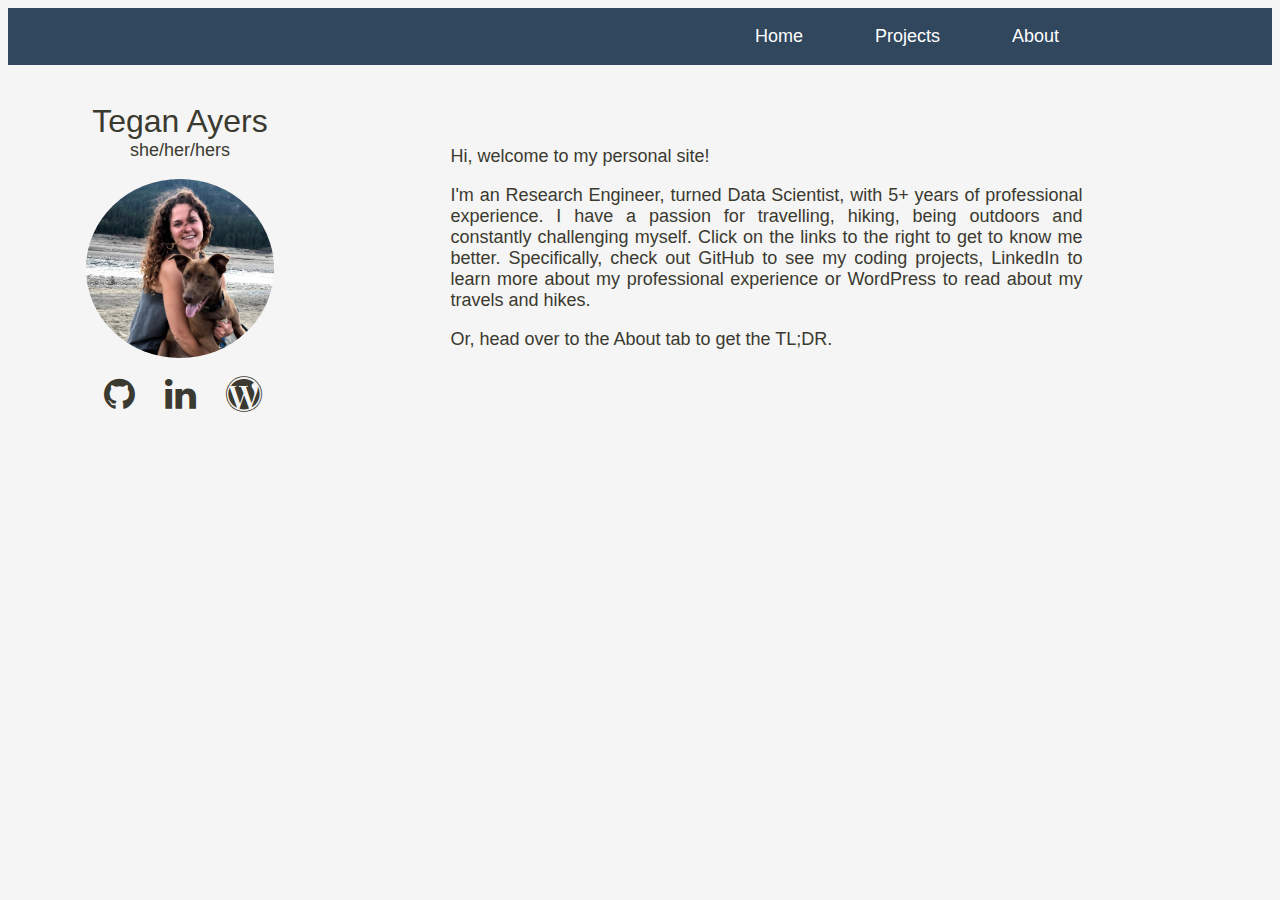
<file: index.html>
<!DOCTYPE html>
<html lang="en">

    <!-- site metadata -->
    <head>
        <meta charset="utf-8"> 
        <meta name="viewport" content="width=device-width, initial-scale=1.0">
        <link rel="stylesheet" href="https://cdnjs.cloudflare.com/ajax/libs/font-awesome/4.7.0/css/font-awesome.min.css">
        <link rel="stylesheet" href="styles.css">
        <title>Tegan Ayers Personal Website</title>
    </head>

    <!-- main site content -->
    <body class="background">

        <!-- top navigation bar -->
        <div class="topnav">
            <a href="./about.html" style="margin-right: 14%">About</a>
            <a href="./projects.html">Projects</a>
            <a href="index.html">Home</a>
        </div>

        <!-- create two columns for body -->
        <div class="container">

            <!-- left column -->
            <div class="column left" id="home">
                <p class="intro-title">Tegan Ayers</p>
                <p class="intro-tagline">she/her/hers</p>
                <img class="intro-image" src="cora.jpg" alt="picture of Tegan">
                <br>
                <a href="https://github.com/Tegan-Ayers" target="_blank" class="fa fa-github"></a>
                <a href="https://www.linkedin.com/in/teganayers/" target="_blank" class="fa fa-linkedin"></a>
                <a href="https://thetrailleader.wordpress.com/" target="_blank" class="fa fa-wordpress"></a>
            </div>

            <!-- right column -->
            <div class="column right">
                <p>Hi, welcome to my personal site!</p>
                <p>I'm an Research Engineer, turned Data Scientist, with 5+ years of professional experience. 
                    I have a passion for travelling, hiking, being outdoors and constantly challenging myself.
                    Click on the links to the right to get to know me better. Specifically, check out GitHub to see my coding projects, 
                    LinkedIn to learn more about my professional experience or WordPress to read about my travels and hikes.</p>
                <p>Or, head over to the About tab to get the TL;DR.</p>
            </div>
        </div>
    
    </body>

</html>
</file>
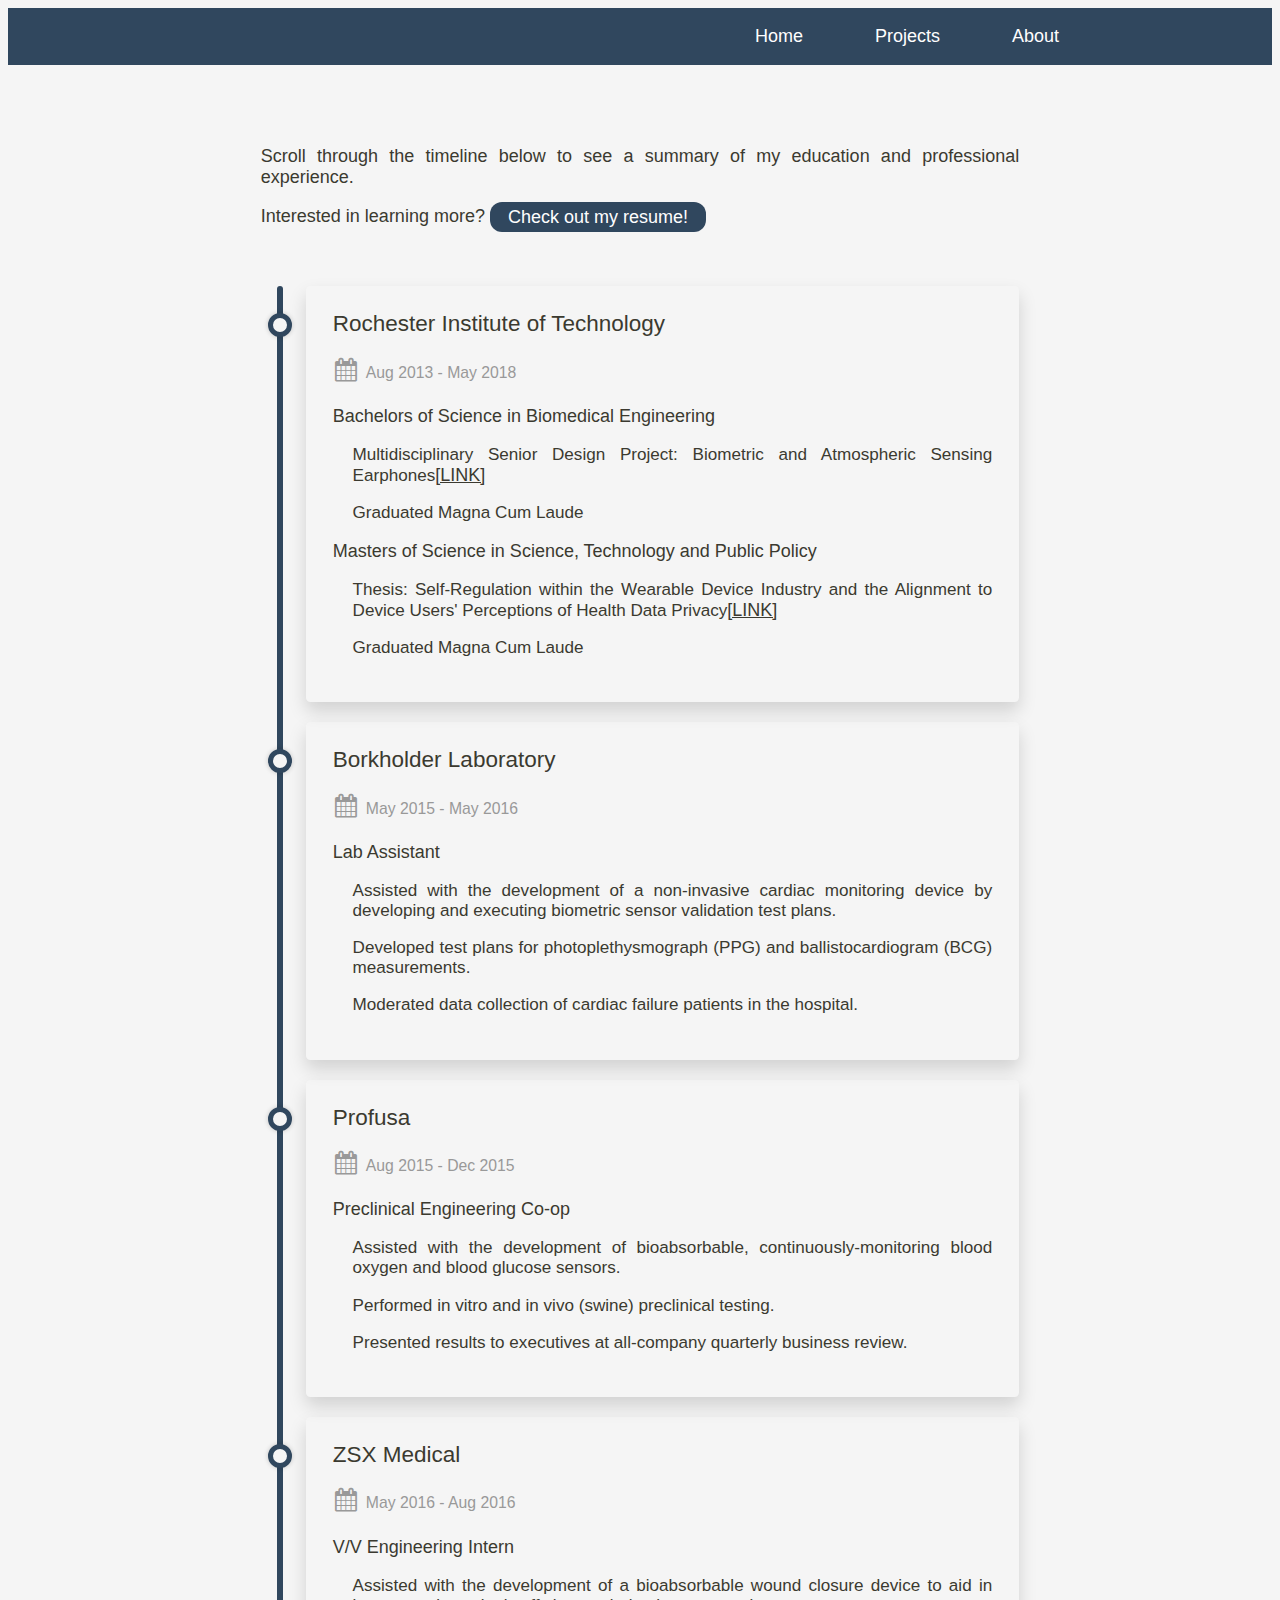
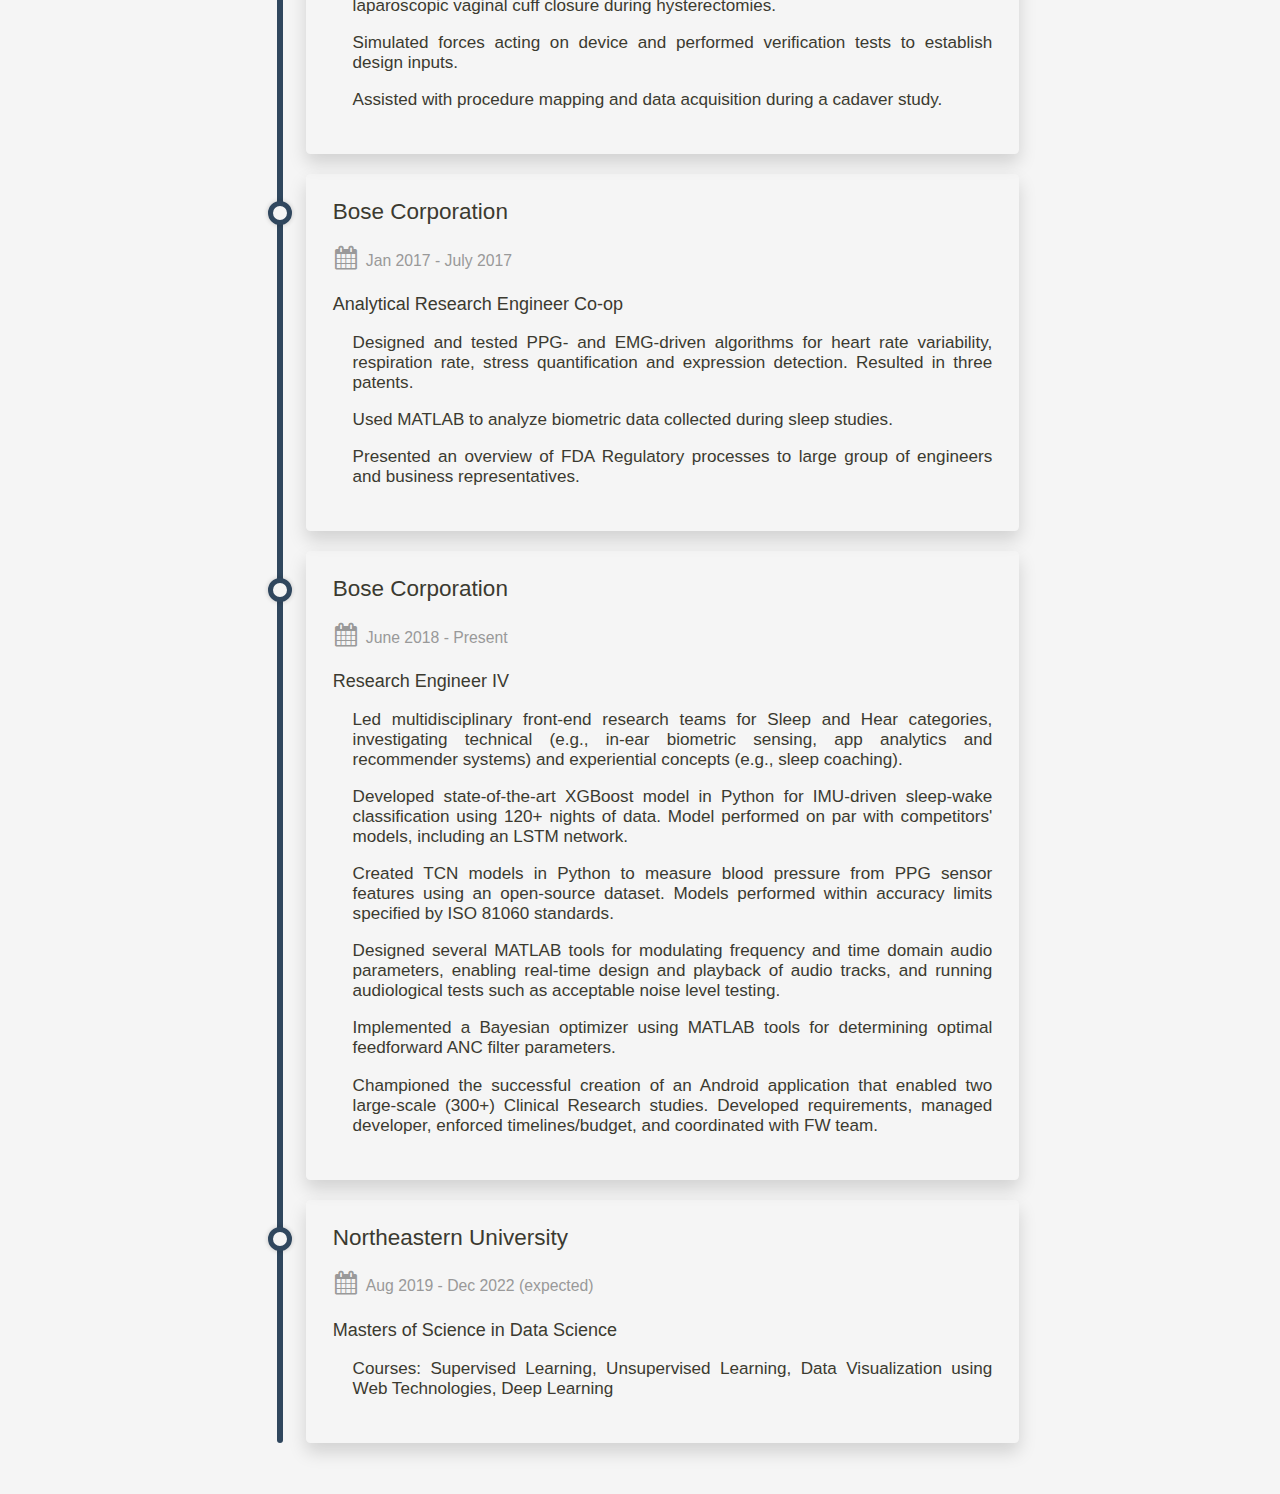
<file: about.html>
<!DOCTYPE html>
<html lang="en">

    <!-- site metadata -->
    <head>
        <meta charset="utf-8"> 
        <meta name="viewport" content="width=device-width, initial-scale=1.0">
        <link rel="stylesheet" href="https://cdnjs.cloudflare.com/ajax/libs/font-awesome/4.7.0/css/font-awesome.min.css">
        <link rel="stylesheet" href="styles.css">
        <title>Tegan Ayers Personal Website</title>
    </head>

    <!-- Bootstrap core CSS -->
    <!-- <link href="bootstrap.min.css" rel="stylesheet"> -->

    <!-- main site content -->
    <body class="background">

        <!-- top navigation bar -->
        <div class="topnav">
            <a href="./about.html" style="margin-right: 14%">About</a>
            <a href="./projects.html">Projects</a>
            <a href="index.html">Home</a>
        </div>

        <!-- create two columns for body -->
        <div class="container">

            <!-- center column -->
            <div class="column center-timeline">
                
                <p>Scroll through the timeline below to see a summary of my education and professional experience.</p>
                <p>Interested in learning more? <a class=button href="./Ayers_Resume_2022.pdf" target="_blank">Check out my resume!</a></p>
                <br>

                <ul class="timeline">
                    <li class="timeline-item bg-white rounded ml-3 p-4 shadow">
                        <h2 class="timeline-item-title">Rochester Institute of Technology</h2><span class="date"><i class="fa fa-calendar fa-2x mr-1"></i>Aug 2013 - May 2018</span>
                        <p>Bachelors of Science in Biomedical Engineering</p>
                        <p class="timeline-item-description">Multidisciplinary Senior Design Project: Biometric and Atmospheric Sensing Earphones<a target="_blank" href="https://docs.google.com/presentation/d/17LnflnWTkcFgQxY9PjfWrOYPBY85kchzd0jIOVq84MY/edit?usp=sharing">[LINK]</a></p>
                        <p class="timeline-item-description">Graduated Magna Cum Laude</p>
                        <p>Masters of Science in Science, Technology and Public Policy</p>
                        <p class="timeline-item-description">Thesis: Self-Regulation within the Wearable Device Industry and the Alignment to Device Users' Perceptions of Health Data Privacy<a target="_blank" href="https://scholarworks.rit.edu/theses/9763/">[LINK]</a></p>
                        <p class="timeline-item-description">Graduated Magna Cum Laude</p>
                    </li>
                    <li class="timeline-item bg-white rounded ml-3 p-4 shadow">
                        <h2 class="timeline-item-title">Borkholder Laboratory</h2><span class="date"><i class="fa fa-calendar fa-2x mr-1"></i>May 2015 - May 2016</span>
                        <p>Lab Assistant</p>
                        <p class="timeline-item-description">Assisted with the development of a non-invasive cardiac monitoring device by developing and executing biometric sensor validation test plans.</p>
                        <p class="timeline-item-description">Developed test plans for photoplethysmograph (PPG) and ballistocardiogram (BCG) measurements.</p>
                        <p class="timeline-item-description">Moderated data collection of cardiac failure patients in the hospital.</p>
                    </li>
                    <li class="timeline-item bg-white rounded ml-3 p-4 shadow">
                        <h2 class="timeline-item-title">Profusa</h2><span class="date"><i class="fa fa-calendar fa-2x mr-1"></i>Aug 2015 - Dec 2015</span>
                        <p>Preclinical Engineering Co-op</p>
                        <p class="timeline-item-description">Assisted with the development of bioabsorbable, continuously-monitoring blood oxygen and blood glucose sensors.</p>
                        <p class="timeline-item-description">Performed in vitro and in vivo (swine) preclinical testing.</p>
                        <p class="timeline-item-description">Presented results to executives at all-company quarterly business review.</p>
                    </li>
                    <li class="timeline-item bg-white rounded ml-3 p-4 shadow">
                        <h2 class="timeline-item-title">ZSX Medical</h2><span class="date"><i class="fa fa-calendar fa-2x mr-1"></i>May 2016 - Aug 2016</span>
                        <p>V/V Engineering Intern</p>
                        <p class="timeline-item-description">Assisted with the development of a bioabsorbable wound closure device to aid in laparoscopic vaginal cuff closure during hysterectomies.</p>
                        <p class="timeline-item-description">Simulated forces acting on device and performed verification tests to establish design inputs.</p>
                        <p class="timeline-item-description">Assisted with procedure mapping and data acquisition during a cadaver study.</p>
                    </li>
                    <li class="timeline-item bg-white rounded ml-3 p-4 shadow">
                        <h2 class="timeline-item-title">Bose Corporation</h2><span class="date"><i class="fa fa-calendar fa-2x mr-1"></i>Jan 2017 - July 2017</span>
                        <p>Analytical Research Engineer Co-op</p>
                        <p class="timeline-item-description">Designed and tested PPG- and EMG-driven algorithms for heart rate variability, respiration rate, stress quantification and expression detection. Resulted in three patents.</p>
                        <p class="timeline-item-description">Used MATLAB to analyze biometric data collected during sleep studies.</p>
                        <p class="timeline-item-description">Presented an overview of FDA Regulatory processes to large group of engineers and business representatives.</p>
                    </li>
                    <li class="timeline-item bg-white rounded ml-3 p-4 shadow">
                        <h2 class="timeline-item-title">Bose Corporation</h2><span class="date"><i class="fa fa-calendar fa-2x mr-1"></i>June 2018 - Present</span>
                        <p>Research Engineer IV</p>
                        <p class="timeline-item-description">Led multidisciplinary front-end research teams for Sleep and Hear categories, investigating technical (e.g., in-ear biometric sensing, app analytics and recommender systems) and experiential concepts (e.g., sleep coaching).</p>
                        <p class="timeline-item-description">Developed state-of-the-art XGBoost model in Python for IMU-driven sleep-wake classification using 120+ nights of data. Model performed on par with competitors' models, including an LSTM network.</p>
                        <p class="timeline-item-description">Created TCN models in Python to measure blood pressure from PPG sensor features using an open-source dataset. Models performed within accuracy limits specified by ISO 81060 standards.</p>
                        <p class="timeline-item-description">Designed several MATLAB tools for modulating frequency and time domain audio parameters, enabling real-time design and playback of audio tracks, and running audiological tests such as acceptable noise level testing.</p>
                        <p class="timeline-item-description">Implemented a Bayesian optimizer using MATLAB tools for determining optimal feedforward ANC filter parameters.</p>
                        <p class="timeline-item-description">Championed the successful creation of an Android application that enabled two large-scale (300+) Clinical Research studies. Developed requirements, managed developer, enforced timelines/budget, and coordinated with FW team.</p>
                    </li>
                    <li class="timeline-item bg-white rounded ml-3 p-4 shadow">
                        <h2 class="timeline-item-title">Northeastern University</h2><span class="date"><i class="fa fa-calendar fa-2x mr-1"></i>Aug 2019 - Dec 2022 (expected)</span>
                        <p>Masters of Science in Data Science</p>
                        <p class="timeline-item-description">Courses: Supervised Learning, Unsupervised Learning, Data Visualization using Web Technologies, Deep Learning</p>
                    </li>
                </ul>

                <br>
                
            </div>
        </div>
    </body>
</file>
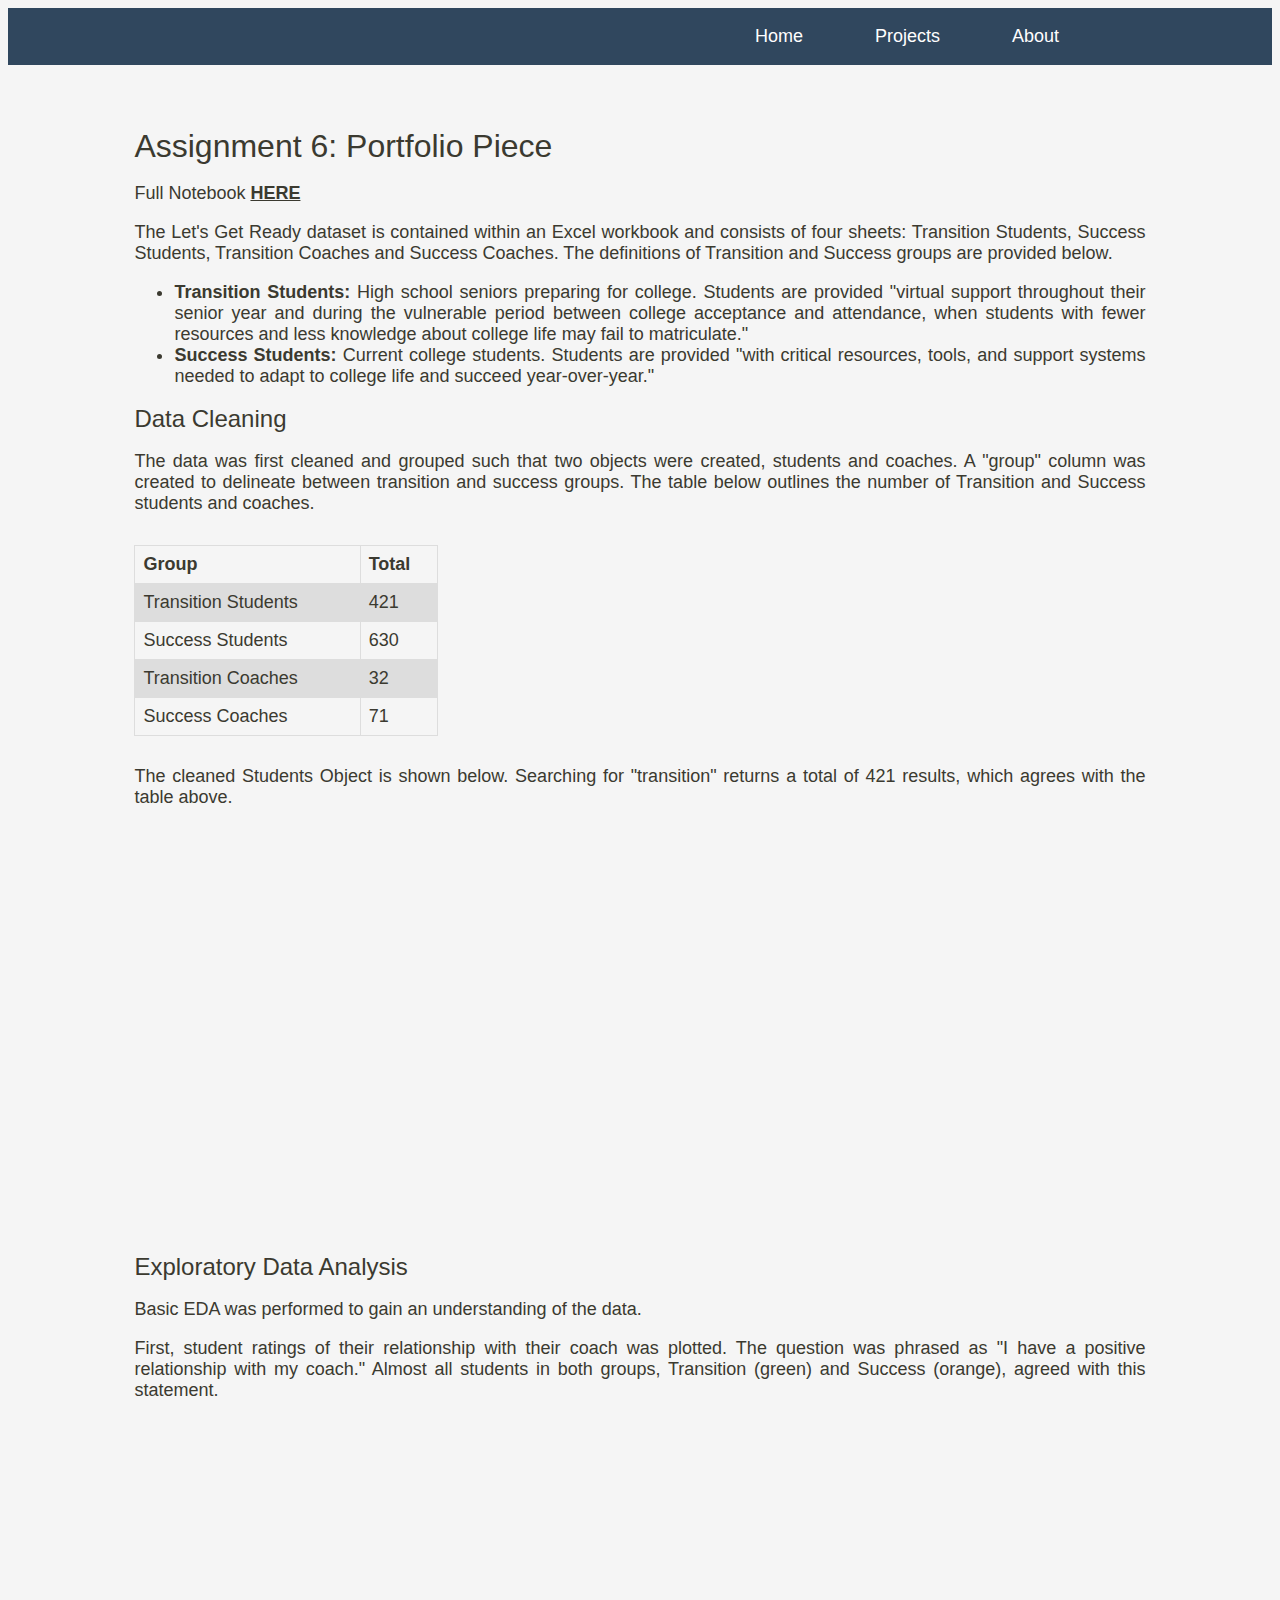
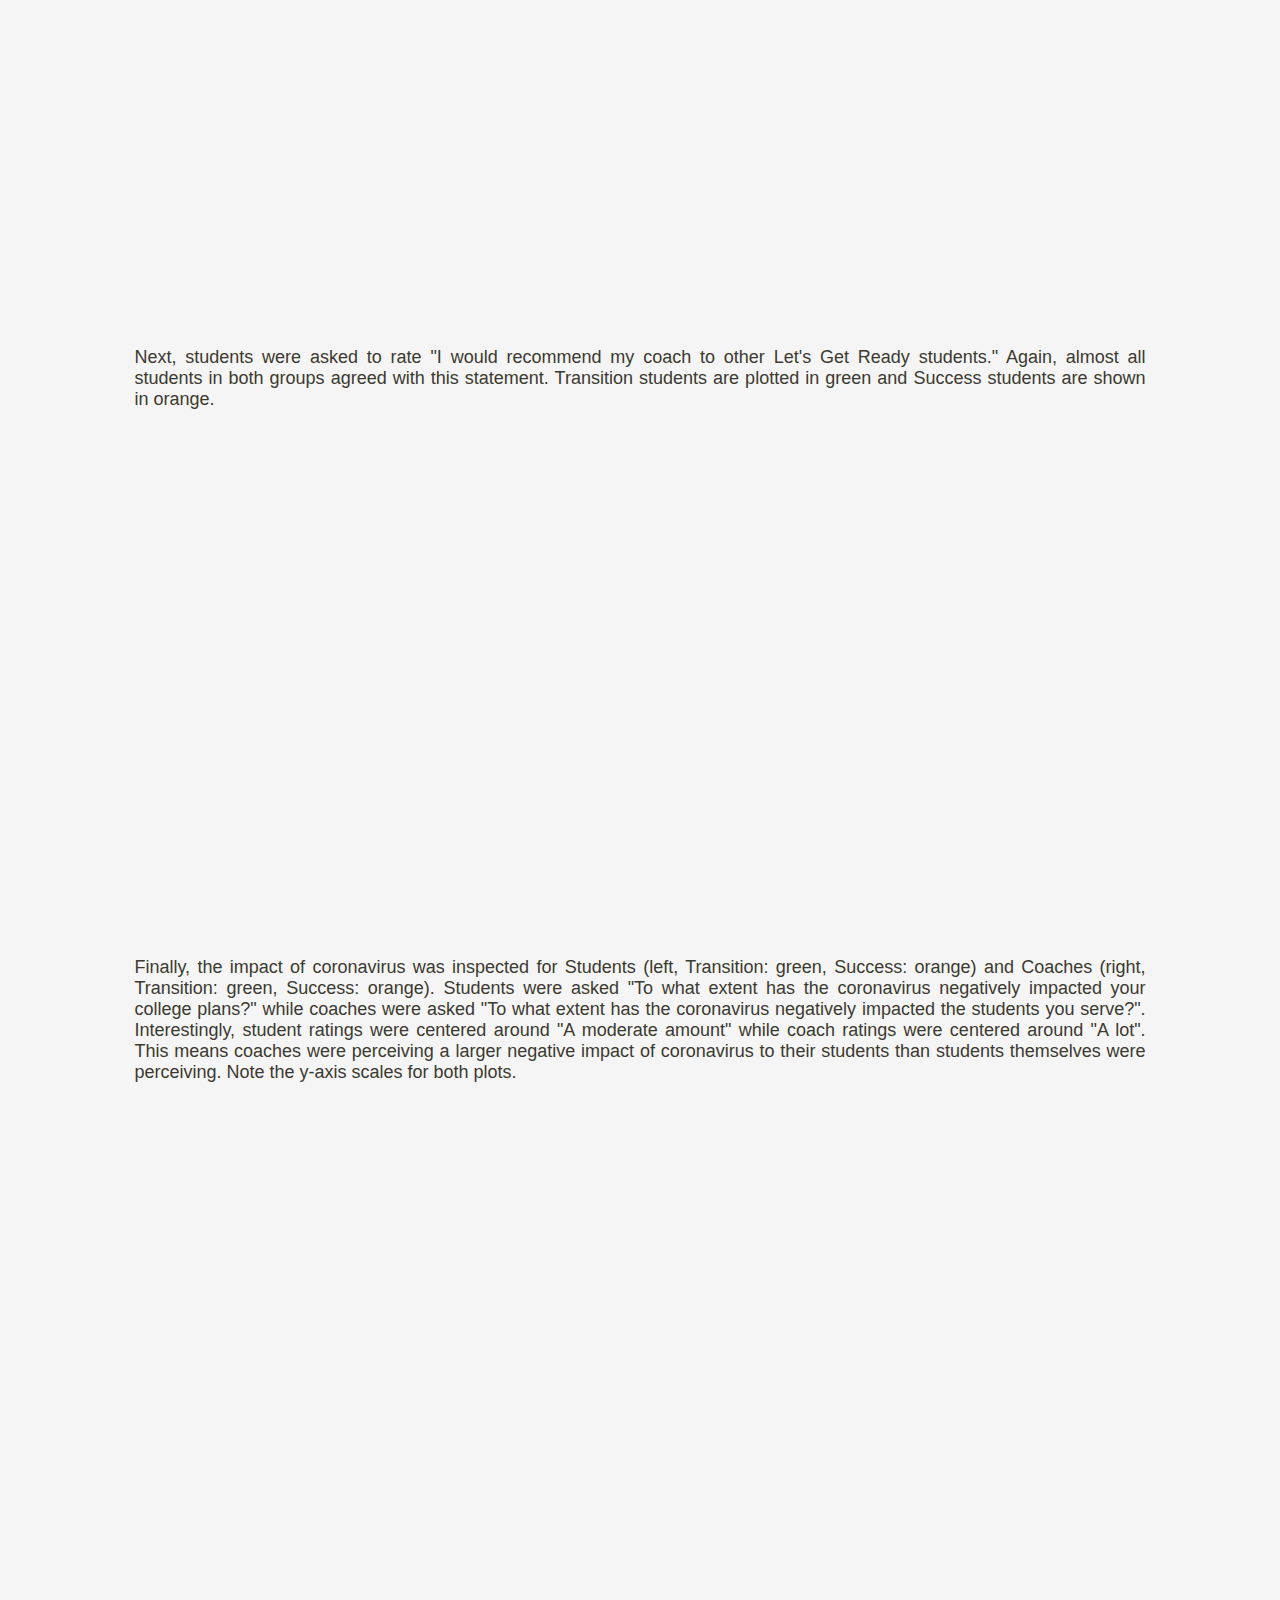
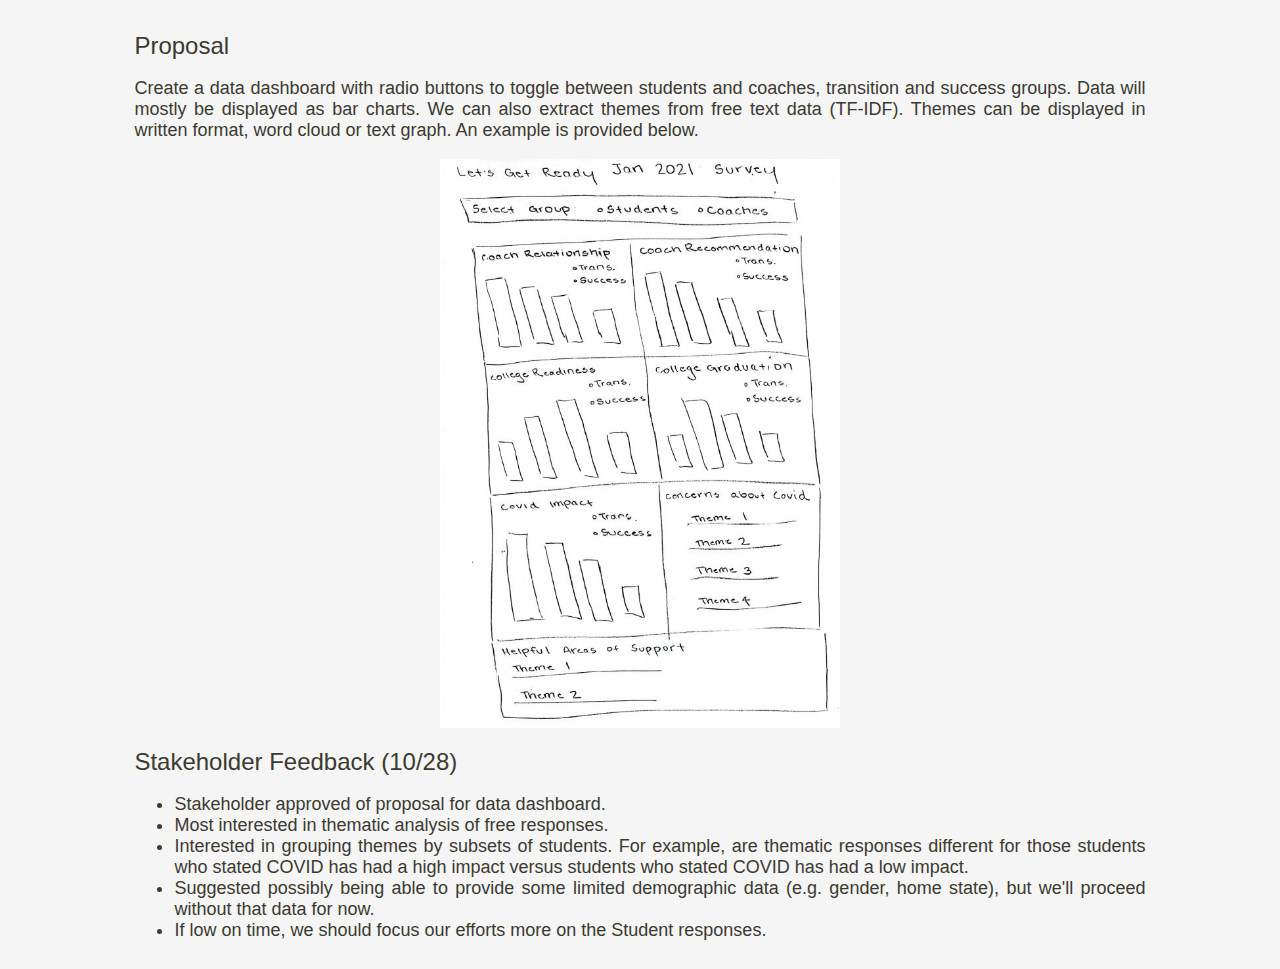
<file: assignment6.html>
<!DOCTYPE html>
<html lang="en">

    <!-- site metadata -->
    <head>
        <meta charset="utf-8"> 
        <meta name="viewport" content="width=device-width, initial-scale=1.0">
        <link rel="stylesheet" href="https://cdnjs.cloudflare.com/ajax/libs/font-awesome/4.7.0/css/font-awesome.min.css">
        <link rel="stylesheet" href="styles.css">
        <title>Assignment 6</title>
    </head>

    <!-- main site content -->
    <body class="background">

        <!-- top navigation bar -->
        <div class="topnav">
            <a href="./about.html" style="margin-right: 14%">About</a>
            <a href="./projects.html">Projects</a>
            <a href="index.html">Home</a>
        </div>

        <!-- create two columns for body -->
        <div class="container">
    
            <!-- right column -->
            <div class="column center">
                <p class="subtitle" style="font-size: 32px">Assignment 6: Portfolio Piece</p>
                <p>Full Notebook <a href="https://observablehq.com/d/d27f23764c2f4dd2"><strong>HERE</strong></a></p>
                <p>The Let's Get Ready dataset is contained within an Excel workbook and consists of four sheets: Transition Students, Success Students, Transition Coaches and Success Coaches. The definitions of Transition and Success groups are provided below.</p>
                <ul>
                    <li><strong>Transition Students: </strong> High school seniors preparing for college. Students are provided "virtual support throughout their senior year and during the vulnerable period between college acceptance and attendance, when students with fewer resources and less knowledge about college life may fail to matriculate."</li>
                    <li><strong>Success Students: </strong> Current college students. Students are provided "with critical resources, tools, and support systems needed to adapt to college life and succeed year-over-year."</li>
                </ul>
                <p class="subtitle" >Data Cleaning</p>
                <p>The data was first cleaned and grouped such that two objects were created, students and coaches. A "group" column was created to delineate between transition and success groups. The table below outlines the number of Transition and Success students and coaches.</p>
                <table>
                    <tr>
                      <th>Group</th>
                      <th>Total</th>
                    </tr>
                    <tr>
                      <td>Transition Students</td>
                      <td>421</td>
                    </tr>
                    <tr>
                      <td>Success Students</td>
                      <td>630</td>
                    </tr>
                    <tr>
                      <td>Transition Coaches</td>
                      <td>32</td>
                    </tr>
                    <tr>
                      <td>Success Coaches</td>
                      <td>71</td>
                    </tr>
                </table>
                <p>The cleaned Students Object is shown below. Searching for "transition" returns a total of 421 results, which agrees with the table above.</p>
                <iframe style="margin-top: 1%; margin-bottom: 2%" width="100%" height="392" frameborder="0" src="https://observablehq.com/embed/d27f23764c2f4dd2?cells=students_table%2Cviewof+search"></iframe>
                <p class="subtitle">Exploratory Data Analysis</p>
                <p>Basic EDA was performed to gain an understanding of the data.</p>
                <p>First, student ratings of their relationship with their coach was plotted. The question was phrased as "I have a positive relationship with my coach." Almost all students in both groups, Transition (green) and Success (orange), agreed with this statement.</p>
                <iframe width="100%" height="505" frameborder="0" src="https://observablehq.com/embed/d27f23764c2f4dd2?cells=coach_relationship_grouped"></iframe>
                <p>Next, students were asked to rate "I would recommend my coach to other Let's Get Ready students." Again, almost all students in both groups agreed with this statement. Transition students are plotted in green and Success students are shown in orange.</p>
                <iframe width="100%" height="506" frameborder="0" src="https://observablehq.com/embed/d27f23764c2f4dd2?cells=coach_recommendation_grouped"></iframe>
                <p>Finally, the impact of coronavirus was inspected for Students (left, Transition: green, Success: orange) and Coaches (right, Transition: green, Success: orange). Students were asked "To what extent has the coronavirus negatively impacted your college plans?" while coaches were asked "To what extent has the coronavirus negatively impacted the students you serve?". Interestingly, student ratings were centered around "A moderate amount" while coach ratings were centered around "A lot". This means coaches were perceiving a larger negative impact of coronavirus to their students than students themselves were perceiving. Note the y-axis scales for both plots.</p>
                <iframe width="48%" height="506" frameborder="0" src="https://observablehq.com/embed/d27f23764c2f4dd2?cells=coronavirus_impact_students_grouped"></iframe>
                <iframe width="48%" height="506" frameborder="0" src="https://observablehq.com/embed/d27f23764c2f4dd2?cells=coronavirus_impact_coaches_grouped"></iframe>
                <p class="subtitle" style="margin-top: 2%">Proposal</p>
                <p>Create a data dashboard with radio buttons to toggle between students and coaches, transition and success groups. Data will mostly be displayed as bar charts. We can also extract themes from free text data (TF-IDF). Themes can be displayed in written format, word cloud or text graph. An example is provided below.</p>
                <img src="dashboard-example.JPG" alt="Sample Dashboard" width="400" style="display: block; margin-left: auto; margin-right: auto;">
                <p class="subtitle" style="margin-top: 2%">Stakeholder Feedback (10/28)</p>
                <ul>
                  <li>Stakeholder approved of proposal for data dashboard.</li>
                  <li>Most interested in thematic analysis of free responses.</li>
                  <li>Interested in grouping themes by subsets of students. For example, are thematic responses different for those students who stated COVID has had a high impact versus students who stated COVID has had a low impact.</li>
                  <li>Suggested possibly being able to provide some limited demographic data (e.g. gender, home state), but we'll proceed without that data for now.</li>
                  <li>If low on time, we should focus our efforts more on the Student responses.</li>
                </ul>
                
            </div>
        </div>


    </body>
</file>
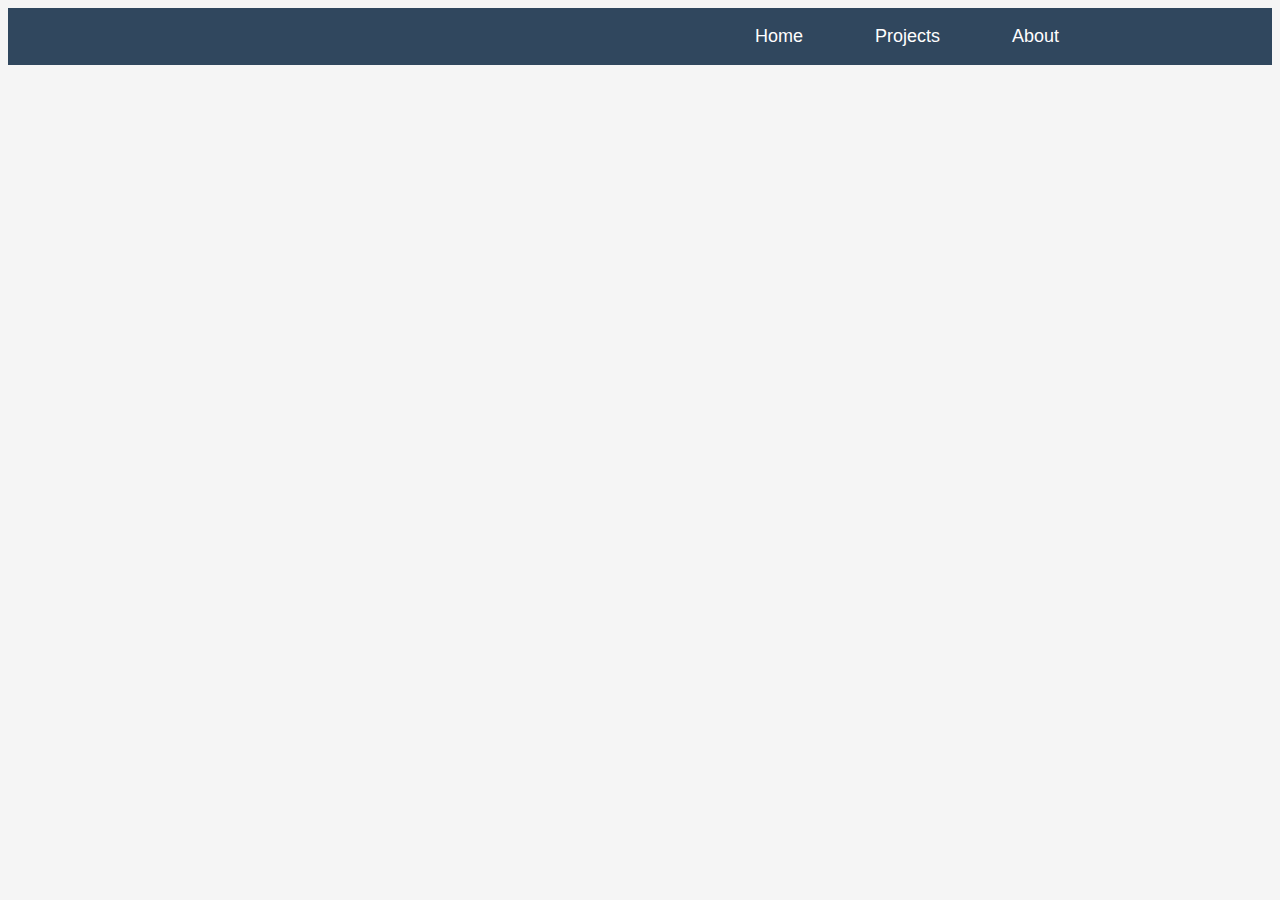
<file: projects.html>
<!DOCTYPE html>
<html lang="en">

    <!-- site metadata -->
    <head>
        <meta charset="utf-8"> 
        <meta name="viewport" content="width=device-width, initial-scale=1.0">
        <link rel="stylesheet" href="https://cdnjs.cloudflare.com/ajax/libs/font-awesome/4.7.0/css/font-awesome.min.css">
        <link rel="stylesheet" href="styles.css">
        <title>Tegan Ayers Personal Website</title>
    </head>

    <!-- main site content -->
    <body class="background">

        <!-- top navigation bar -->
        <div class="topnav">
            <a href="./about.html" style="margin-right: 14%">About</a>
            <a href="./projects.html">Projects</a>
            <a href="index.html">Home</a>
        </div>

        <!-- create two columns for body -->
        <!-- <div class="container"> -->
            
            <!-- right column -->
            <!-- <div class="column right">
                <p class="subtitle" style="font-size: 32px">CS7290 Assignments</p>
                <ul>
                    <li><a href="./assignment6.html">Assignment 6: Portfolio Piece</a></li>
                </ul>
            </div>
        </div> -->

        
    </body>
</file>
<file: styles.css>
/* General styling */
* {
    box-sizing: border-box;
    font-family: 'Segoe UI', Tahoma, Geneva, Verdana, sans-serif;
    font-size: 18px;
    color: #3b3a30;
    text-align: justify;
}

.background {
  background-color: #f5f5f5;
}

/* Add background color to the top navigation */
.topnav {
  /* background-color: #c0ded9; */
  background-color: #30475e;
  color: #fefefe;
  overflow: hidden;
}

/* Style the links inside the navigation bar */
.topnav a {
  float: right;
  text-align: center;
  padding: 1em 2em;
  text-decoration: none;
  color: #fefefe;
}

/* Change the color of links on hover */
.topnav a:hover {
  /* background-color: #b2c2bf; */
  background-color: #f05454;
}

/* Make two columns */
.column {
  float: left;
  padding: 10px;
}

/* Modify left column */
.left {
  width: 25%;
  text-align: center;
  padding-top: 3%;
  padding-left: 3%;
  /* padding: 2%; */
}

/* Modify right column */
.right {
  width: 75%;
  padding-left: 10%;
  padding-right: 15%;
  padding-top: 5%;
}

.center {
  /* width: 100%; */
  padding-left: 10%;
  padding-right: 10%;
  padding-top: 5%;
}

.center-timeline {
  /* width: 100%; */
  padding-left: 20%;
  padding-right: 20%;
  padding-top: 5%;
}

/* Size the title (name) */
.intro-title {
  font-size: 32px;
  font-weight: 500;
  padding: 0;
  margin: 0;
  text-align: center;
}

/* Size the tagline (pronouns) */
.intro-tagline {
  margin-top: 0;
  text-align: center;
}

/* Size the image */
.intro-image {
  width: 70%;
  height: auto;
  overflow: hidden;
  border-radius: 50%;
  /* padding: 1%; */
}

/* Size the subtitles */
.subtitle {
  font-size: 24px;
  font-weight: 500;
  padding: 0;
  margin: 0;
  text-align: left;
}

/* Size the icons */
.fa {
  font-size: 36px;
  width: 15%;
  text-align: center;
  text-decoration: none;
  margin: 3%;
  padding: 2%;
}

.button {
  background-color: #30475e;
  color: #fefefe;
  border-radius:12px;
  text-decoration: none;
  padding: 0.25em 1em 0.35em 1em;
  /* padding: 0.5em 2.5em 0.5em 2.5em; */
  /* position: absolute; */
  /* left: 50%; */
  /* margin-left: 30%; */
  /* margin-top: 15%; */
  /* margin-left: 25%; */
}

/* Change the color of links on hover */
.button:hover {
  background-color: #f05454;
}

/* style the table */
table {
  border-collapse: collapse;
  width: 30%;
  margin-top: 3%;
  margin-bottom: 3%;
}

/* Align text left and make border */
td, th {
  border: 1px solid #dddddd;
  text-align: left;
  padding: 8px;
}

/* Make every other row grey */
tr:nth-child(even) {
  background-color: #dddddd;
}



/*
*
* ==========================================
* TIMELINE
* ==========================================
*
*/

/* Timeline holder */
ul.timeline {
  list-style-type: none;
  position: relative;
  padding-left: 1.5rem;
}

/* Timeline vertical line */
ul.timeline:before {
  content: ' ';
  background: #30475e;
  display: inline-block;
  position: absolute;
  left: 16px;
  width: 6px;
  height: 100%;
  z-index: 400;
  border-radius: 1rem;
}

li.timeline-item {
  margin: 20px 0;
}

/* Timeline item circle marker */
li.timeline-item::before {
  content: ' ';
  background: whitesmoke;
  display: inline-block;
  position: absolute;
  border-radius: 50%;
  border: 5px solid #30475e;
  left: 7px;
  width: 14px;
  height: 14px;
  z-index: 400;
  box-shadow: 0 0 5px rgba(0, 0, 0, 0.2);
}

/* create box */
.bg-white {
  --bs-bg-opacity:1;
  background-color:rgba(var(--bs-white-rgb),var(--bs-bg-opacity))!important
}

/* round the edges */
.rounded{
  border-radius:.25rem!important
}

/* offset to the right */
.ml-3 {
  margin-left:1rem!important
}

/* pad the box */
.p-4{
  padding:1.5rem!important
}

/* create shadow */
.shadow{
  box-shadow:0 .5rem 1rem rgba(0,0,0,.15)!important
}

/* timeline item title */
.timeline-item-title {
  margin-top:0;
  margin-bottom:.5rem;
  font-weight:500;
  line-height:1;
  font-size: 1.25em;
}

/* small, gray font for date */
.date {
  font-size:0.875em;
  color: #999;
}

/* calendar formatting */
.mr-1 {
  width: 5%;
  margin: 0%;
  padding-top: 2%;
  padding-left: 0%;
  padding-bottom: 1%;
  padding-right: 1%;
  margin-right: 0%;
}

/* change size of calendar */
.fa-2x { 
  font-size:1.5em;
  color: #999;
}

/* timeline item description text */
.timeline-item-description {
  /* margin-top:.5rem!important; */
  margin-top: 0;
  font-weight:300!important;
  font-size: 0.95em;
  margin-left: 3%;
}

/* .timeline-item-description-emphasis {
  font-weight: 300;
  margin-left: 3%;
} */
</file>
